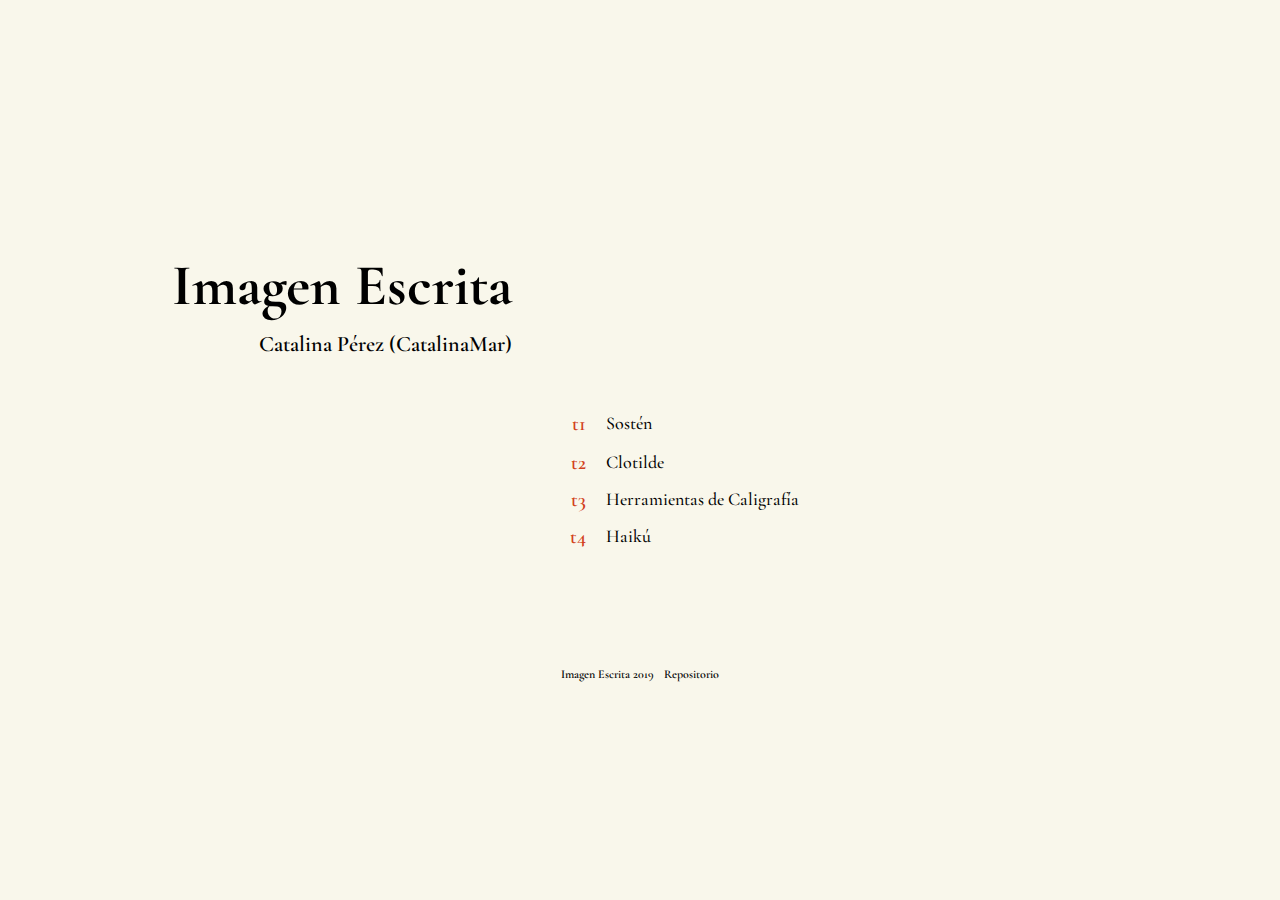
<file: index.html>
<!DOCTYPE html>
<html lang="en">
  <head>
    <meta charset="utf-8">
    <meta name="viewport" content="width=device-width, initial-scale=1.0">
    <title>Encargo 2</title>

    <style> body {padding: 0; margin: 0;} </style>
      <link rel="stylesheet" href="estilo.css" type="text/css" media=screen>
  </head>


<body>

 <header id="caveza">

            <div id="titulo">
              <h1 id= "imagenescrita"> Imagen Escrita</h1>
              <h2 id= "nombre"> Catalina Pérez <a id="nombre" href="https://www.github.com/CatalinaMar"> (CatalinaMar) </a></h2>
            </div>

            <div id="espauno"></div>

 </header>

 <div id="indice">

            <div id="espados"></div>

            <div id="conte">

                <div id="uno">
                    <h4 id="tareauno">t1</h4>
                    <div id="conteuno">
                         <a id="sosten" href="Encargos/E1/index.html">Sostén</a>
                    </div>
                </div>

                <div id="dos">
                    <h4 id="tareados">t2</h4>
                    <div id="contedos">
                         <a id="fundib" href="Encargos/E2/index.html">Clotilde</a>
                    </div>

                </div>
                
                <div id="tres">
                    <h4 id="tareatres">t3</h4>
                    <div id="contetres">
                         <a id="herrdib" href="Encargos/E3/index.html">Herramientas de Caligrafía</a>
                    </div>

                </div>
                
                <div id="cuatro">
                    <h4 id="tareacuatro">t4</h4>
                    <div id="contecuatro">
                         <a id="herrdib" href="Encargos/E4/index.html">Haikú</a>
                    </div>

                </div>

            </div>


 </div>
    
    
<div id="patas">
    <a class="pies" href="https://hspencer.github.io/IE2019-T2/">Imagen Escrita 2019</a> 
    <a class="pes" href="https://github.com/CatalinaMar/Imagen-Escrita">Repositorio</a> 
    
    

</div>


    </body>
</file>
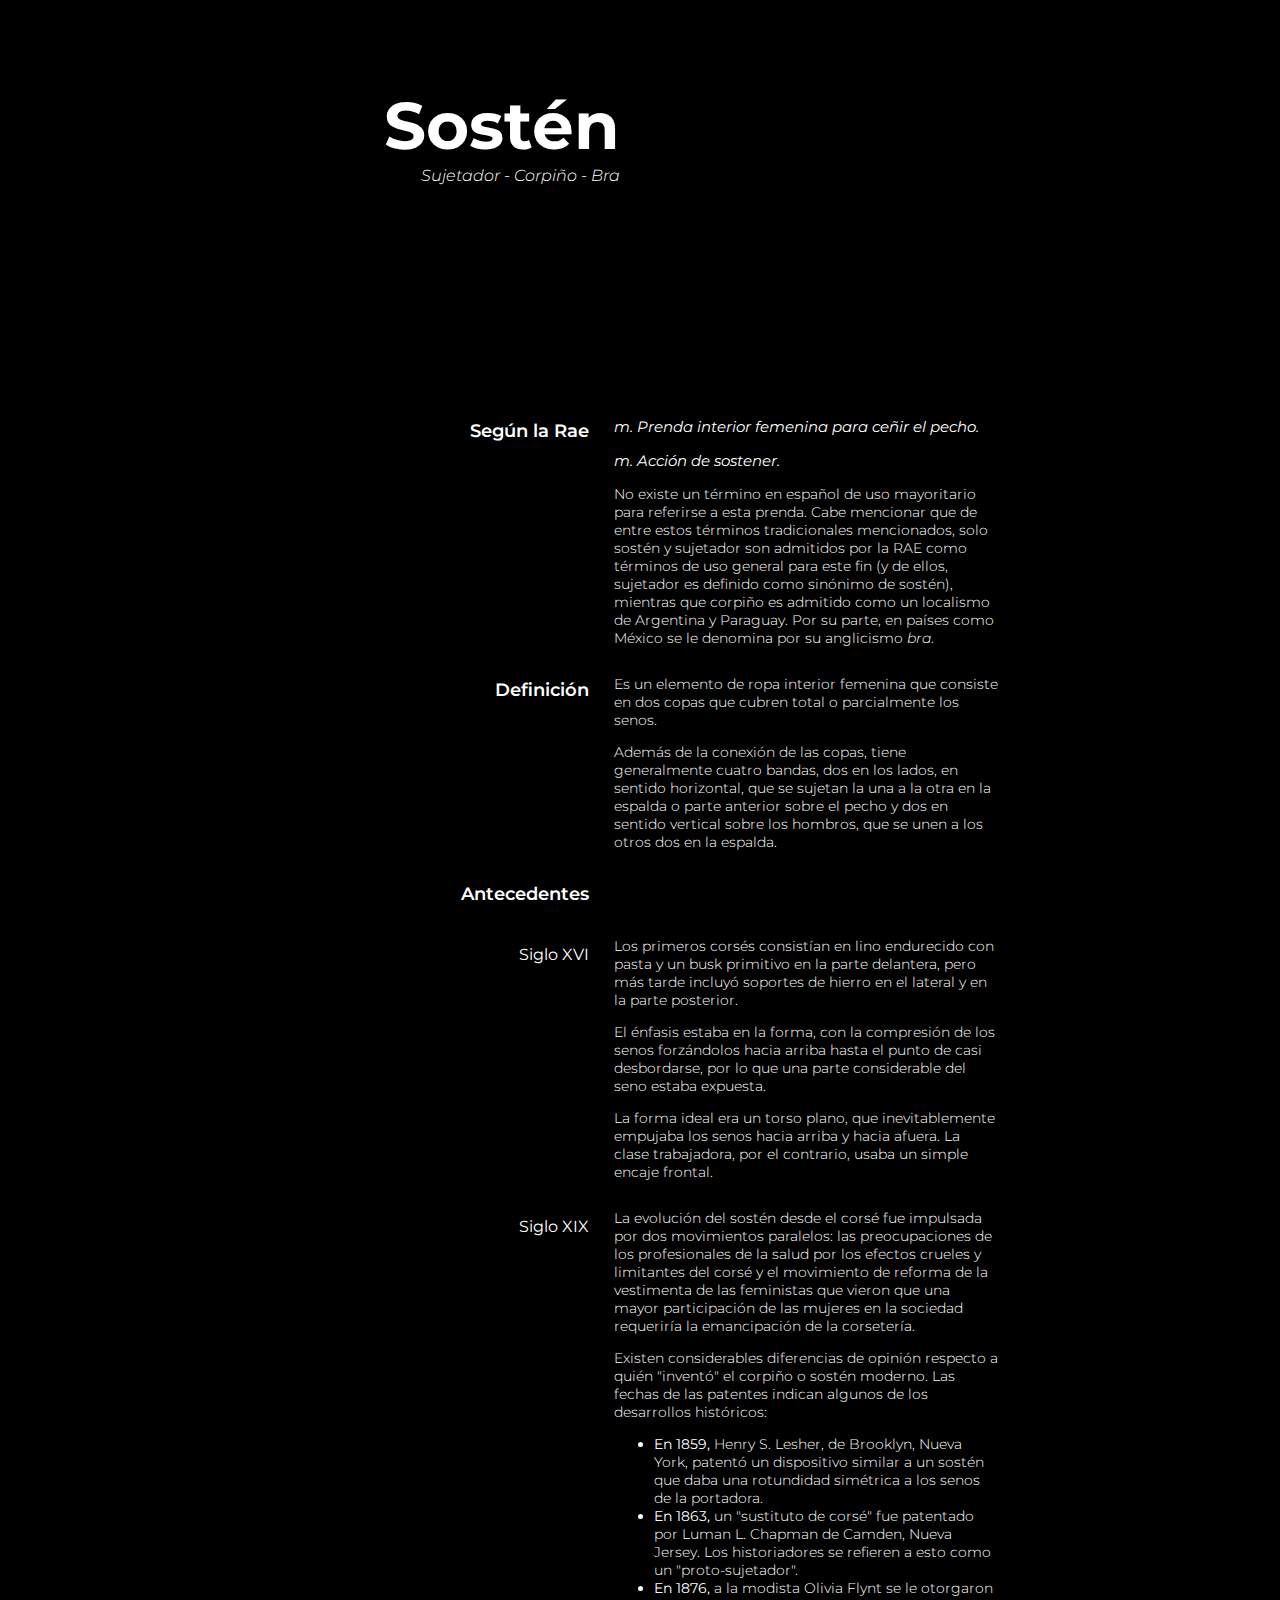
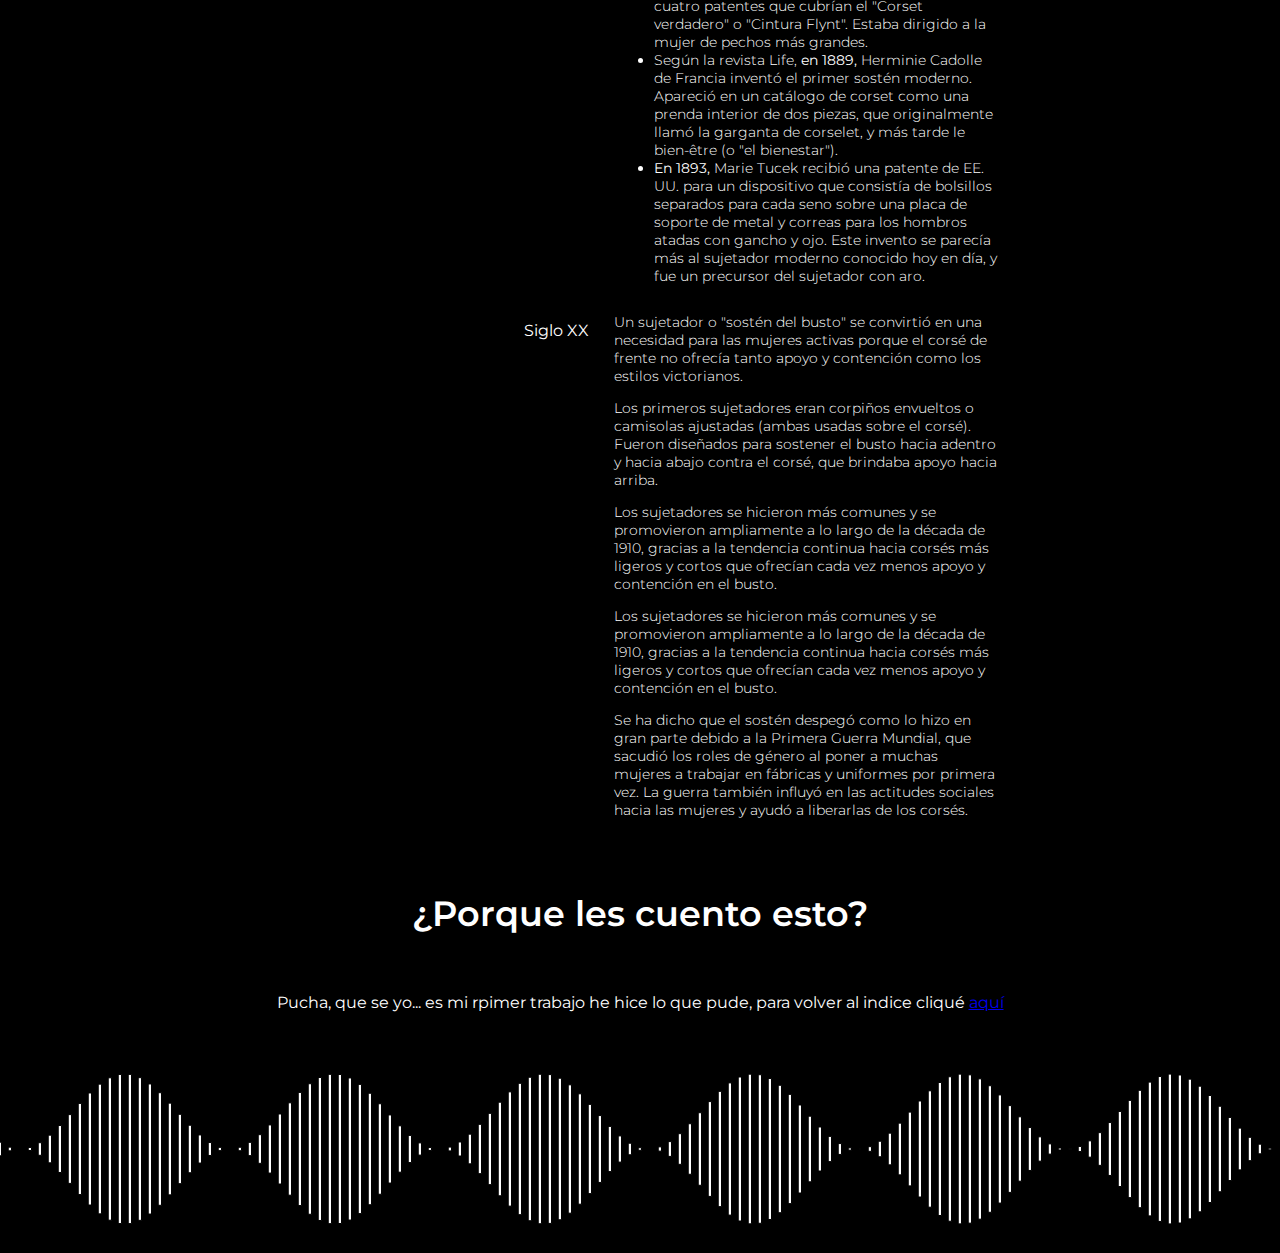
<file: Encargos/E1/index.html>
<!DOCTYPE html>
<html lang="en">
  <head>
    <meta charset="utf-8">
    <meta name="viewport" content="width=device-width, initial-scale=1.0">
    <title>Encargo 1</title>

    <style> body {padding: 0; margin: 0;} </style>
      <link rel="stylesheet" href="style.css" type="text/css" media=screen>

    <script src="js/p5.min.js"></script>
    <script src="js/p5.dom.min.js"></script>
    <script src="js/p5.sound.min.js"></script>
    <script src="sketch.js"></script>
  </head>
  <body>

      <section class="intro" id="sostenintro">
          <header>
              <h1 id= "sosten"> Sostén</h1>
              <h2 id= "alter"> Sujetador - Corpiño -  Bra</h2>
          </header>
      </section>
          <div id="sostenes">
          <iframe style="width: 100%; height: 200px; overflow: hidden;"  scrolling="no" frameborder="0" src="https://editor.p5js.org/catalina.mar.ps/embed/QHTNcSOlc"></iframe>
          </div>


      <div class="contenidotext">

          <div id="rae">
              <div id="tituno">
                    <h3>Según la Rae</h3>
              </div>

              <div id="contuno">
                  <div id="raedef">
                      <p>m. Prenda interior femenina para ceñir el pecho.</p>
                      <p>m. Acción de sostener.</p>
                  </div>

                  <div id="conrae">
                      <p>No existe un término en español de uso mayoritario para referirse a esta prenda. Cabe mencionar que de entre estos términos tradicionales mencionados, solo sostén y sujetador son admitidos por la RAE como términos de uso general para este fin (y de ellos, sujetador es definido como sinónimo de sostén), mientras que corpiño es admitido como un localismo de Argentina y Paraguay. Por su parte, en países como México se le denomina por su anglicismo <em>bra</em>.
                      </p>

                  </div>
              </div>
          </div>

          <div id="definicion">
              <div id="titdos">
                    <h3>Definición</h3>
              </div>

              <div id="contdos">
                      <p>Es un elemento de ropa interior femenina que consiste en dos copas que cubren total o parcialmente los senos.</p>
                      <p>Además de la conexión de las copas, tiene generalmente cuatro bandas, dos en los lados, en sentido horizontal, que se sujetan la una a la otra en la espalda o parte anterior sobre el pecho y dos en sentido vertical sobre los hombros, que se unen a los otros dos en la espalda.</p>
              </div>
          </div>

          <div id="antecedentes">
              <div id="tittres">
                    <h3>Antecedentes</h3>
              </div>

              <div id="contres">
              </div>
        </div>

        <div id="one">
                      <div id="titone">
                          <h4>Siglo XVI</h4>
                      </div>
                      <div id="contone">
                          <p>Los primeros corsés consistían en lino endurecido con pasta y un busk primitivo en la parte delantera, pero más tarde incluyó soportes de hierro en el lateral y en la parte posterior. </p>
                          <p>El énfasis estaba en la forma, con la compresión de los senos forzándolos hacia arriba hasta el punto de casi desbordarse, por lo que una parte considerable del seno estaba expuesta. </p>
                          <p>La forma ideal era un torso plano, que inevitablemente empujaba los senos hacia arriba y hacia afuera. La clase trabajadora, por el contrario, usaba un simple encaje frontal. </p>

                      </div>

        </div>


        <div id="two">
                      <div id="titwo">
                          <h4>Siglo XIX</h4>
                      </div>
                      <div id="contwo">
                          <p>La evolución del sostén desde el corsé fue impulsada por dos movimientos paralelos: las preocupaciones de los profesionales de la salud por los efectos crueles y limitantes del corsé y el movimiento de reforma de la vestimenta de las feministas que vieron que una mayor participación de las mujeres en la sociedad requeriría la emancipación de la corsetería. </p>
                          <p>Existen considerables diferencias de opinión respecto a quién "inventó" el corpiño o sostén moderno. Las fechas de las patentes indican algunos de los desarrollos históricos:</p>
                          <ul>
                              <li><b>En 1859,</b> Henry S. Lesher, de Brooklyn, Nueva York, patentó un dispositivo similar a un sostén que daba una rotundidad simétrica a los senos de la portadora.</li>
                              <li><b>En 1863,</b> un "sustituto de corsé" fue patentado por Luman L. Chapman de Camden, Nueva Jersey. Los historiadores se refieren a esto como un "proto-sujetador".</li>
                              <li><b>En 1876,</b> a la modista Olivia Flynt se le otorgaron cuatro patentes que cubrían el "Corset verdadero" o "Cintura Flynt". Estaba dirigido a la mujer de pechos más grandes. </li>
                              <li>Según la revista Life, <b>en 1889,</b> Herminie Cadolle de Francia inventó el primer sostén moderno. Apareció en un catálogo de corset como una prenda interior de dos piezas, que originalmente llamó la garganta de corselet, y más tarde le bien-être (o "el bienestar").</li>
                              <li><b>En 1893,</b> Marie Tucek recibió una patente de EE. UU. para un dispositivo que consistía de bolsillos separados para cada seno sobre una placa de soporte de metal y correas para los hombros atadas con gancho y ojo. Este invento se parecía más al sujetador moderno conocido hoy en día, y fue un precursor del sujetador con aro.</li>
                          </ul>

                      </div>

        </div>

        <div id="anthree">
                      <div id="tithree">
                          <h4>Siglo XX</h4>
                      </div>
                      <div id="conthree">
                          <p>Un sujetador o "sostén del busto" se convirtió en una necesidad para las mujeres activas porque el corsé de frente no ofrecía tanto apoyo y contención como los estilos victorianos. </p>
                          <p>Los primeros sujetadores eran corpiños envueltos o camisolas ajustadas (ambas usadas sobre el corsé). Fueron diseñados para sostener el busto hacia adentro y hacia abajo contra el corsé, que brindaba apoyo hacia arriba.</p>
                          <p>Los sujetadores se hicieron más comunes y se promovieron ampliamente a lo largo de la década de 1910, gracias a la tendencia continua hacia corsés más ligeros y cortos que ofrecían cada vez menos apoyo y contención en el busto.</p>
                          <p>Los sujetadores se hicieron más comunes y se promovieron ampliamente a lo largo de la década de 1910, gracias a la tendencia continua hacia corsés más ligeros y cortos que ofrecían cada vez menos apoyo y contención en el busto.</p>
                          <p>Se ha dicho que el sostén despegó como lo hizo en gran parte debido a la Primera Guerra Mundial, que sacudió los roles de género al poner a muchas mujeres a trabajar en fábricas y uniformes por primera vez. La guerra también influyó en las actitudes sociales hacia las mujeres y ayudó a liberarlas de los corsés.</p>
                      </div>
        </div>

          <div id="conclu">
              <div id="pregunta">
                  <h5 class="pre">¿Porque les cuento esto?</h5>
              </div>
              <div id="respuesta">
                  <h6 class="res">Pucha, que se yo... es mi rpimer trabajo he hice lo que pude, para volver al indice cliqué <a id="repo" href="https://catalinamar.github.io/Imagen-Escrita/"> aquí </a> </h6>
              </div>
          </div>


      </div>



  </body>
</html>
</file>
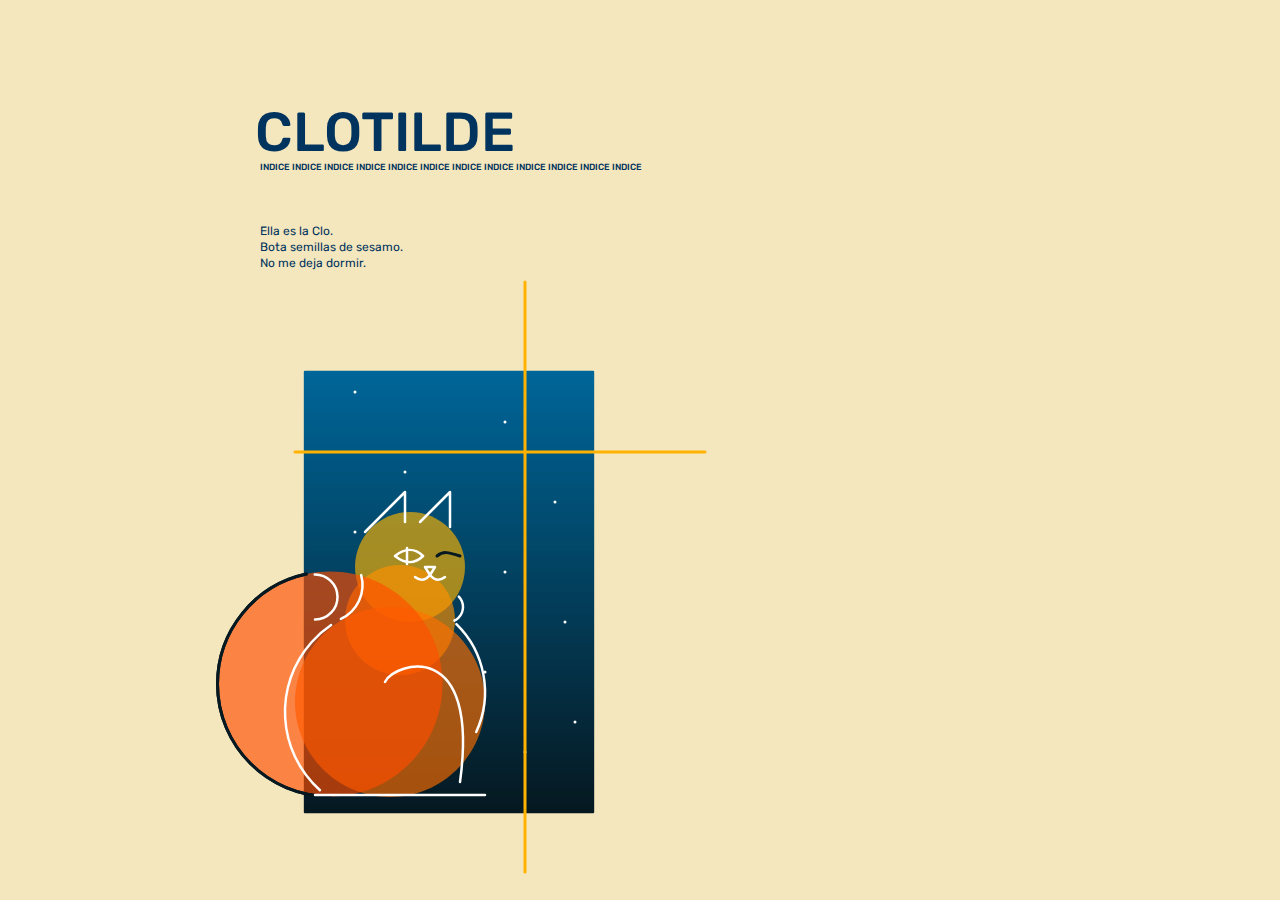
<file: Encargos/E2/index.html>
<!DOCTYPE html>
<html lang="en">
  <head>
    <meta charset="utf-8">
    <meta name="viewport" content="width=device-width, initial-scale=1.0">
    <title>Encargo 2</title>
    <style> body {padding: 0; margin: 0;} </style>
    <link rel="stylesheet" href="style.css" type="text/css" media=screen>
    <style> body {padding: 0; margin: 0;} </style>
    <script src="js/p5.min.js"></script>
    <script src="js/p5.dom.min.js"></script>
    <script src="js/p5.sound.min.js"></script>
    <script src="sketch.js"></script>
  </head>
  <body>

    <div id="cuerpo">
       <div id="espacio"></div>

    <div id="content">
      <header id="laclo">
          <h1>CLOTILDE</h1>
          <h2><a href="https://catalinamar.github.io/Imagen-Escrita/">INDICE INDICE INDICE INDICE INDICE INDICE INDICE INDICE INDICE INDICE INDICE INDICE </h2>
      </header>
      <div id="quienes">
            <p>Ella es la Clo.</p>
            <p>Bota semillas de sesamo.</p>
            <p>No me deja dormir.</p>


      </div>

      </div>
      </div>
  </body>
</html>
</file>
<file: estilo.css>
@import url('https://fonts.googleapis.com/css?family=Cormorant+Garamond:300,300i,400,400i,500,500i,600,600i,700,700i&display=swap');

body{
    background: #F9F7EB;
}


/*estilos*/
#caveza{
    font-family: 'Cormorant Garamond', serif;
}

#indice{
    font-family: 'Cormorant Garamond', serif;
}

h1{
    font-weight: 700;
    font-size: 58px;
    text-align: right;
    margin-top: 0px;
    margin-bottom: 0px;
}

h2{
    font-weight: 600;
    font-size: 22px;
    text-align: right;
    margin-top: 10px;
    margin-bottom: 5px;
}


h4{
    font-weight: 600;
    font-size: 20px;
    color: #D24020;
    margin-top: 0px;
    margin-bottom: 0px;
    margin-right: 20px;
    width: 10%;
    text-align: right;
}

.pies {
    font-family: 'Cormorant Garamond', serif;
    font-weight: 600;
    font-size: 12px;
    color: black;
    text-decoration: none;
    transition: 0.5s;
    margin: 5px;
}

.pes {
    font-family: 'Cormorant Garamond', serif;
    font-weight: 600;
    font-size: 12px;
    color: black;
    text-decoration: none;
    transition: 0.5s;
    margin: 5px;
}

a{
    font-weight: 500;
    font-size: 18px;
    color: black;
    text-decoration: none;
    transition: 0.5s;
    margin-bottom: 15px;
}

#nombre a{
    font-weight: 600;
    font-size: 22px;
    color: black;
    margin-top: 10px;
    margin-bottom: 5px;
}

a:hover{
    color: #D24020;
}

#nombre a:hover{
    color: #D24020;
}




/*posicion*/

#caveza{
    display: flex;
    flex-direction: row;
    justify-content: space-evenly;
    margin-top: 250px;
    margin-bottom: 50px;
}

#titulo{
    width: 30%;
}

#espauno{
    width: 40%;
}

#indice{
    display: flex;
    flex-direction: row;
    justify-content: space-evenly;
    margin-left: 100px;
    margin-right: 100px;
}

#espados{
    width: 5%;
}
#conte{
    width: 50%;
}

#uno{
     display: flex;
    flex-direction: row;
    justify-content: flex-start;
    width: 100%;
    margin-bottom: 15px;
}

#tareauno{
    width: 20%;
}
#conteuno{
    width: 50%;
}


#dos{
    display: flex;
    flex-direction: row;
    justify-content: flex-start;
    width: 100%;
}

#tareados{
    width: 20%;
}

#contedos{
    display: flex;
    flex-direction: column;
    justify-content: flex-start;
    width: 50%;
}

#tres{
    display: flex;
    flex-direction: row;
    justify-content: flex-start;
    width: 100%;
}

#tareatres{
    width: 20%;
}

#contetres{
    display: flex;
    flex-direction: column;
    justify-content: flex-start;
    width: 50%;
}

#cuatro{
    display: flex;
    flex-direction: row;
    justify-content: flex-start;
    width: 100%;
}

#tareacuatro{
    width: 20%;
}

#contecuatro{
    display: flex;
    flex-direction: column;
    justify-content: flex-start;
    width: 50%;
}


#patas{
    display: flex;
    flex-direction: row;
    justify-content: center;
    width: 100%;
    margin-top: 100px;
}
</file>
<file: Encargos/E1/style.css>
@import url('https://fonts.googleapis.com/css?family=Montserrat:300,300i,400,400i,600,600i,700,700i&display=swap');


body{
	background-color: black;
	margin-right: 0px;
	margin-left: 0px;	
}

/* Posicion intro */

.intro {
    color: white;
    font-family: 'Montserrat', sans-serif;
    display: flex;
    flex-direction: row;
    margin-left: 30%;
    margin-top: 85px;
}

/* Valores intro*/
h1{
    font-size: 66px;
    text-align: right;
    margin-top: 0px;
    margin-bottom: 0px;
}

h2{
    font-style:italic;
    font-size: 16px;
    text-align: right;
    font-weight: 300;
    margin-top: 0px;
}

/* Posicion conte*/

.contenidotext{
    color: white;
    font-family: 'Montserrat', sans-serif;
    display: flex;
    flex-direction: column;

}

/* Rae */
#rae{
    display: flex;
    flex-direction: row;
    justify-content: space-evenly;
    margin-left: 20%;
    margin-right:20%;
}

#tituno{
    width: 40%;
}

#contuno{
    width: 50%;
}

/* Definicion */

#definicion{
    display: flex;
    flex-direction: row;
    justify-content: space-evenly;
    margin-left: 20%;
    margin-right:20%;

}

#titdos{
    width: 40%;
}

#contdos{
    width: 50%;
}

/* Antecedentes */

#antecedentes{
    display: flex;
    flex-direction: row;
    justify-content: space-evenly;
    margin-left: 20%;
    margin-right:20%;
}

#tittres{
  width: 40%;
}

#contres{
  width: 50%;    
}

#one{
    display: flex;
    flex-direction: row;
    justify-content: space-evenly;
    margin-left: 20%;
    margin-right:20%;
}



#titone{
  width: 40%;    
}

#contone{
  width: 50%;     
}


#two{
    display: flex;
    flex-direction: row;
    justify-content: space-evenly;
    margin-left: 20%;
    margin-right:20%;    
}

#titwo{
  width: 40%; 
}

#contwo{
     width: 50%;    
}



#anthree{
    display: flex;
    flex-direction: row;
    justify-content: space-evenly;
    margin-left: 20%;
    margin-right:20%;      
}

#tithree{
   width: 40%;     
}

#conthree{
     width: 50%;      
}

#conclu{
    margin-left: 20%;
    margin-right:20%;    
}
/* Valores conte*/

#raedef p{
    font-size: 15px; 
    font-style:italic;
    font-weight: 400;
    text-align: left;  
}

.contenidotext p{
    font-size: 14px;  
    font-weight: 300;
    text-align: left;

}

.contenidotext ul{
    font-size: 14px;  
    font-weight: 300;
    text-align: left;

}

h3{
    font-size: 18px;  
    font-weight: 600;
    text-align: right;
}

h4{
    font-size: 16px;  
    font-weight: 400;
    text-align: right;
}

h5{
    font-size: 35px;  
    font-weight: 600;
    text-align: center; 
}

h6{
    text-align: center; 
    font-size: 16px;  
    font-weight: 400;

}
/* FIN Valores conte*/
</file>
<file: Encargos/E2/style.css>
@import url('https://fonts.googleapis.com/css?family=Rubik:300,300i,400,400i,500,500i,700,700i,900,900i&display=swap');

body{
	background-color: #F4E6BD;
	margin-right: 0px;
	margin-left: 0px;

}

h1{
    font-family: 'Rubik', sans-serif;
    font-size: 55px;
    color: #00345E;
    margin-top: 0px;
    margin-bottom: -7px;
    font-weight: 500;

}

h2{
    font-family: 'Rubik', sans-serif;
    font-size: 13px;
    color: #00345E;
    margin-top: 0px;
    margin-bottom: 15px;
    font-weight: 700;
}

a{
    font-family: 'Rubik', sans-serif;
    font-size: 9px;
    color: #00345E;
    margin-top: 0px;
    margin-bottom: 15px;
    font-weight: 500;
    margin-left: 5px;
    text-decoration: none;
    transition: 0.5s;
}

a:hover{
    color: #FFB300;
}

p {
font-family: 'Rubik', sans-serif;
font-size: 12px;
color: #00345E;
margin-top: 0px;
margin-bottom: 2px;
margin-left: 5px;
  font-weight: 400;
}

#cuerpo{
    display: flex;
    flex-direction: row;
    margin-top: 100px;
}
#espacio{
    width: 20%;
}

#content{
    width: 80%;
}
</file>
